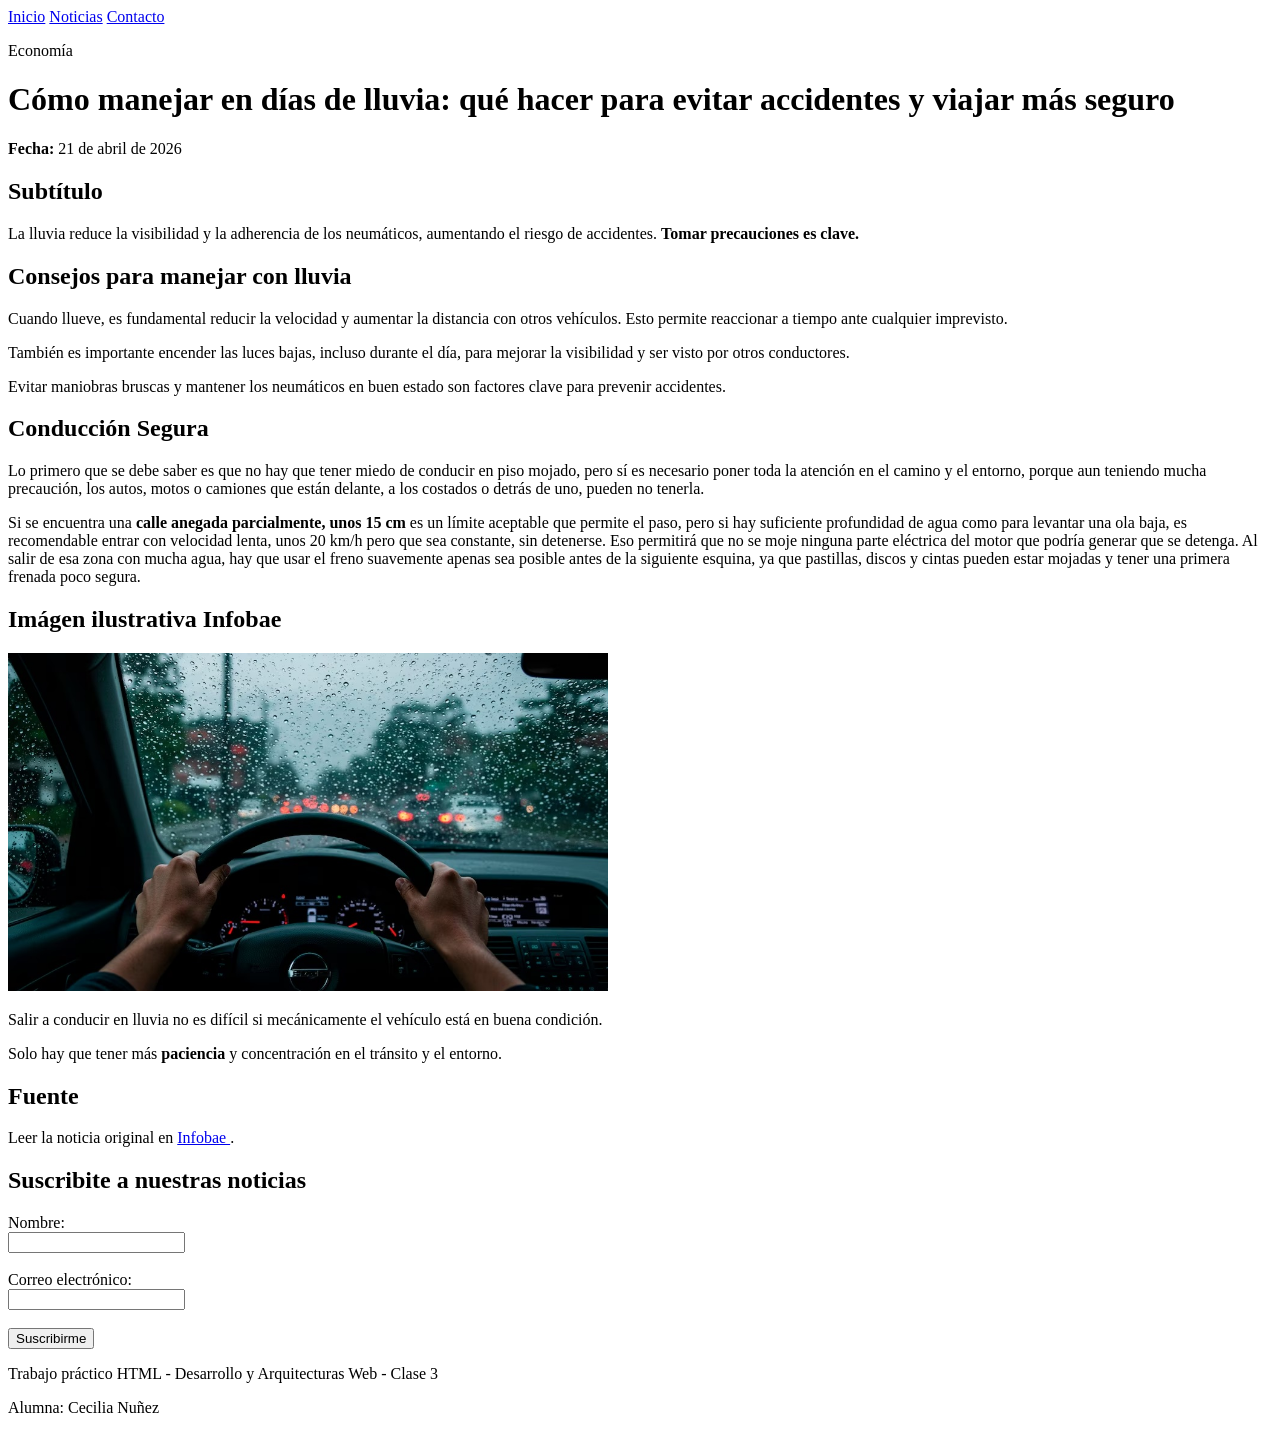
<file: index.html>
<!DOCTYPE html>
<html lang="es">

<head>
    <meta charset="UTF-8">
    <title>Cómo manejar en días de lluvia</title>
</head>

<body>
    <nav>
    
    <a href="#">Inicio</a> 
    <a href="#">Noticias</a> 
    <a href="#">Contacto</a>
    </nav>

    <header>
        <p><span>Economía</span></p>
        <h1>Cómo manejar en días de lluvia: qué hacer para evitar accidentes y viajar más seguro</h1>
        <p><strong>Fecha:</strong> 21 de abril de 2026</p>
    </header>

    <main>
        <article>

            <section>
                <h2>Subtítulo</h2>
                <p>
                    La lluvia reduce la visibilidad y la adherencia de los neumáticos, aumentando el riesgo de accidentes. 
                    <strong>Tomar precauciones es clave.</strong>
                </p>
            </section>

            <section>
                <h2>Consejos para manejar con lluvia</h2>

                <p>
                    Cuando llueve, es fundamental reducir la velocidad y aumentar la distancia con otros vehículos.
                    Esto permite reaccionar a tiempo ante cualquier imprevisto.
                </p>

                <p>
                    También es importante encender las luces bajas, incluso durante el día, para mejorar la visibilidad
                    y ser visto por otros conductores.
                </p>

                <p>
                    Evitar maniobras bruscas y mantener los neumáticos en buen estado son factores clave para prevenir accidentes.
                </p>

            </section>
            
            <section>
                <h2>Conducción Segura</h2>

                <p>
                    Lo primero que se debe saber es que no hay que tener miedo de conducir en piso mojado, pero sí es necesario poner 
                    toda la atención en el camino y el entorno, porque aun teniendo mucha precaución, los autos, motos o camiones que 
                    están delante, a los costados o detrás de uno, pueden no tenerla.
                </p>

                <p>
                    Si se encuentra una <b>calle anegada parcialmente, unos 15 cm</b> es un límite aceptable que permite el paso, pero si hay 
                    suficiente profundidad de agua como para levantar una ola baja, es recomendable entrar con velocidad lenta, unos 20 km/h 
                    pero que sea constante, sin detenerse. Eso permitirá que no se moje ninguna parte eléctrica del motor que podría generar 
                    que se detenga. Al salir de esa zona con mucha agua, hay que usar el freno suavemente apenas sea posible antes de la 
                    siguiente esquina, ya que pastillas, discos y cintas pueden estar mojadas y tener una primera frenada poco segura.
                </p>

            </section>
            
            <section>

                <h2>Imágen ilustrativa Infobae</h2>
                
                <img src="img/lluvia.jpg" alt="Auto manejando en la lluvia" width="600">
                <p>Salir a conducir en lluvia no es difícil si mecánicamente el vehículo está en buena condición.</p>
                <p>Solo hay que tener más <b>paciencia</b> y concentración en el tránsito y el entorno.</p>

            </section>

            <section>
                <h2>Fuente</h2>
                <p>
                    Leer la noticia original en 
                    <a href="https://www.infobae.com/economia/2026/04/21/como-manejar-en-dias-de-lluvia-que-hacer-para-evitar-accidentes-y-viajar-mas-seguro/" target="_blank">
                        Infobae
                    </a>.
                </p>
            </section>
            <section>
                <h2>Suscribite a nuestras noticias</h2>

                <form>
                    <label for="nombre">Nombre:</label><br>
                    <input type="text" id="nombre" name="nombre" required><br><br>

                    <label for="email">Correo electrónico:</label><br>
                    <input type="email" id="email" name="email" required><br><br>

                    <button type="submit">Suscribirme</button>
                </form>
            </section>

        </article>
    </main>

    <footer>
        <p>Trabajo práctico HTML - Desarrollo y Arquitecturas Web - Clase 3</p>
        <p>Alumna: Cecilia Nuñez</p>
    </footer>

</body>

</html>
</file>
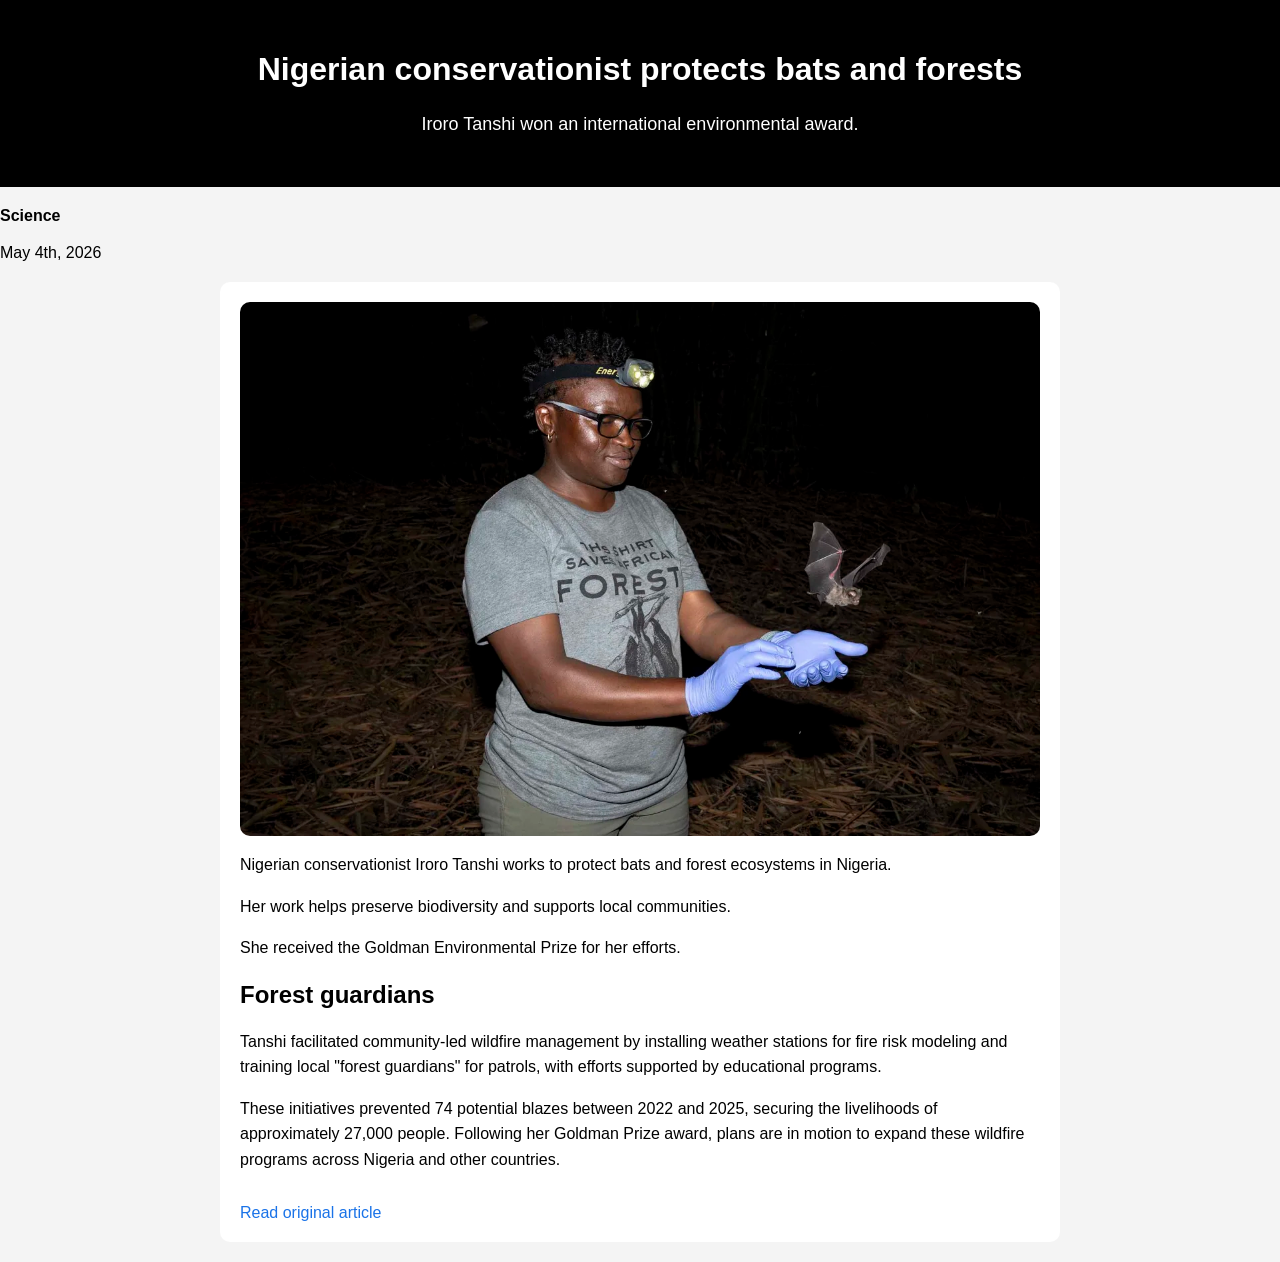
<file: responsive.html>
<!DOCTYPE html>
<html lang="en">
<head>
    <meta charset="UTF-8">
    <meta name="viewport" content="width=device-width, initial-scale=1.0">
    <meta name="description" content="Iroro Tanshi, Nigerian conservationist, won the Goldman Environmental Prize for her work protecting bats and forests.">
    <title>Bats in Nigeria</title>
    <link rel="stylesheet" href="responsive.css">
</head>
<body>
    <header>
        <h1>Nigerian conservationist protects bats and forests</h1>
        <p class="subtitulo">Iroro Tanshi won an international environmental award.</p>
    </header>
    <section>
    <p><strong>Science</strong></p>
                <time datetime="2026-05-04">May 4th, 2026</time>
    </section>
    <main>
        <article class="noticia">


            <img src="img/batman.jpg" alt="Bats in Nigeria">

            <p>Nigerian conservationist Iroro Tanshi works to protect bats and forest ecosystems in Nigeria.</p>
            <p>Her work helps preserve biodiversity and supports local communities.</p>
            <p>She received the Goldman Environmental Prize for her efforts.</p>

            <h2>Forest guardians</h2>

            <p>Tanshi facilitated community-led wildfire management by installing weather stations for fire risk modeling and training local "forest guardians" for patrols, with efforts supported by educational programs.</p>
            <p>These initiatives prevented 74 potential blazes between 2022 and 2025, securing the livelihoods of approximately 27,000 people. Following her Goldman Prize award, plans are in motion to expand these wildfire programs across Nigeria and other countries.</p>

            <a href="https://edition.cnn.com/science/iroro-tanshi-bats-nigeria-goldman-prize-spc-intl"
               target="_blank"
               rel="noopener noreferrer">
                Read original article
            </a>
        </article>
    </main>
</body>
</html>
</file>
<file: responsive.css>
body {
    font-family: Arial, sans-serif;
    margin: 0;
    padding: 0;
    background-color: #f4f4f4;
}

header {
    background-color: black;
    color: white;
    padding: 30px;
    text-align: center;
}

.subtitulo {
    font-size: 1.125rem;
}

.noticia {
    width: 80%;
    max-width: 800px;
    margin: 20px auto;
    background-color: white;
    padding: 20px;
    border-radius: 10px;
}

.noticia img {
    width: 100%;
    height: auto;
    display: block;
    border-radius: 10px;
}

p {
    line-height: 1.6;
}

a {
    display: inline-block;
    margin-top: 15px;
    text-decoration: none;
    color: #1a73e8;
}

a:hover,
a:focus {
    text-decoration: underline;
}

/* TABLET */
@media (max-width: 992px) {
    .noticia {
        width: 90%;
    }

    header {
        padding: 20px;
    }
}

/* MOBILE */
@media (max-width: 600px) {
    header h1 {
        font-size: 1.5rem;
    }

    .subtitulo {
        font-size: 1rem;
    }

    .noticia {
        width: 95%;
        padding: 15px;
    }

    p {
        font-size: 0.875rem;
    }
}
</file>
